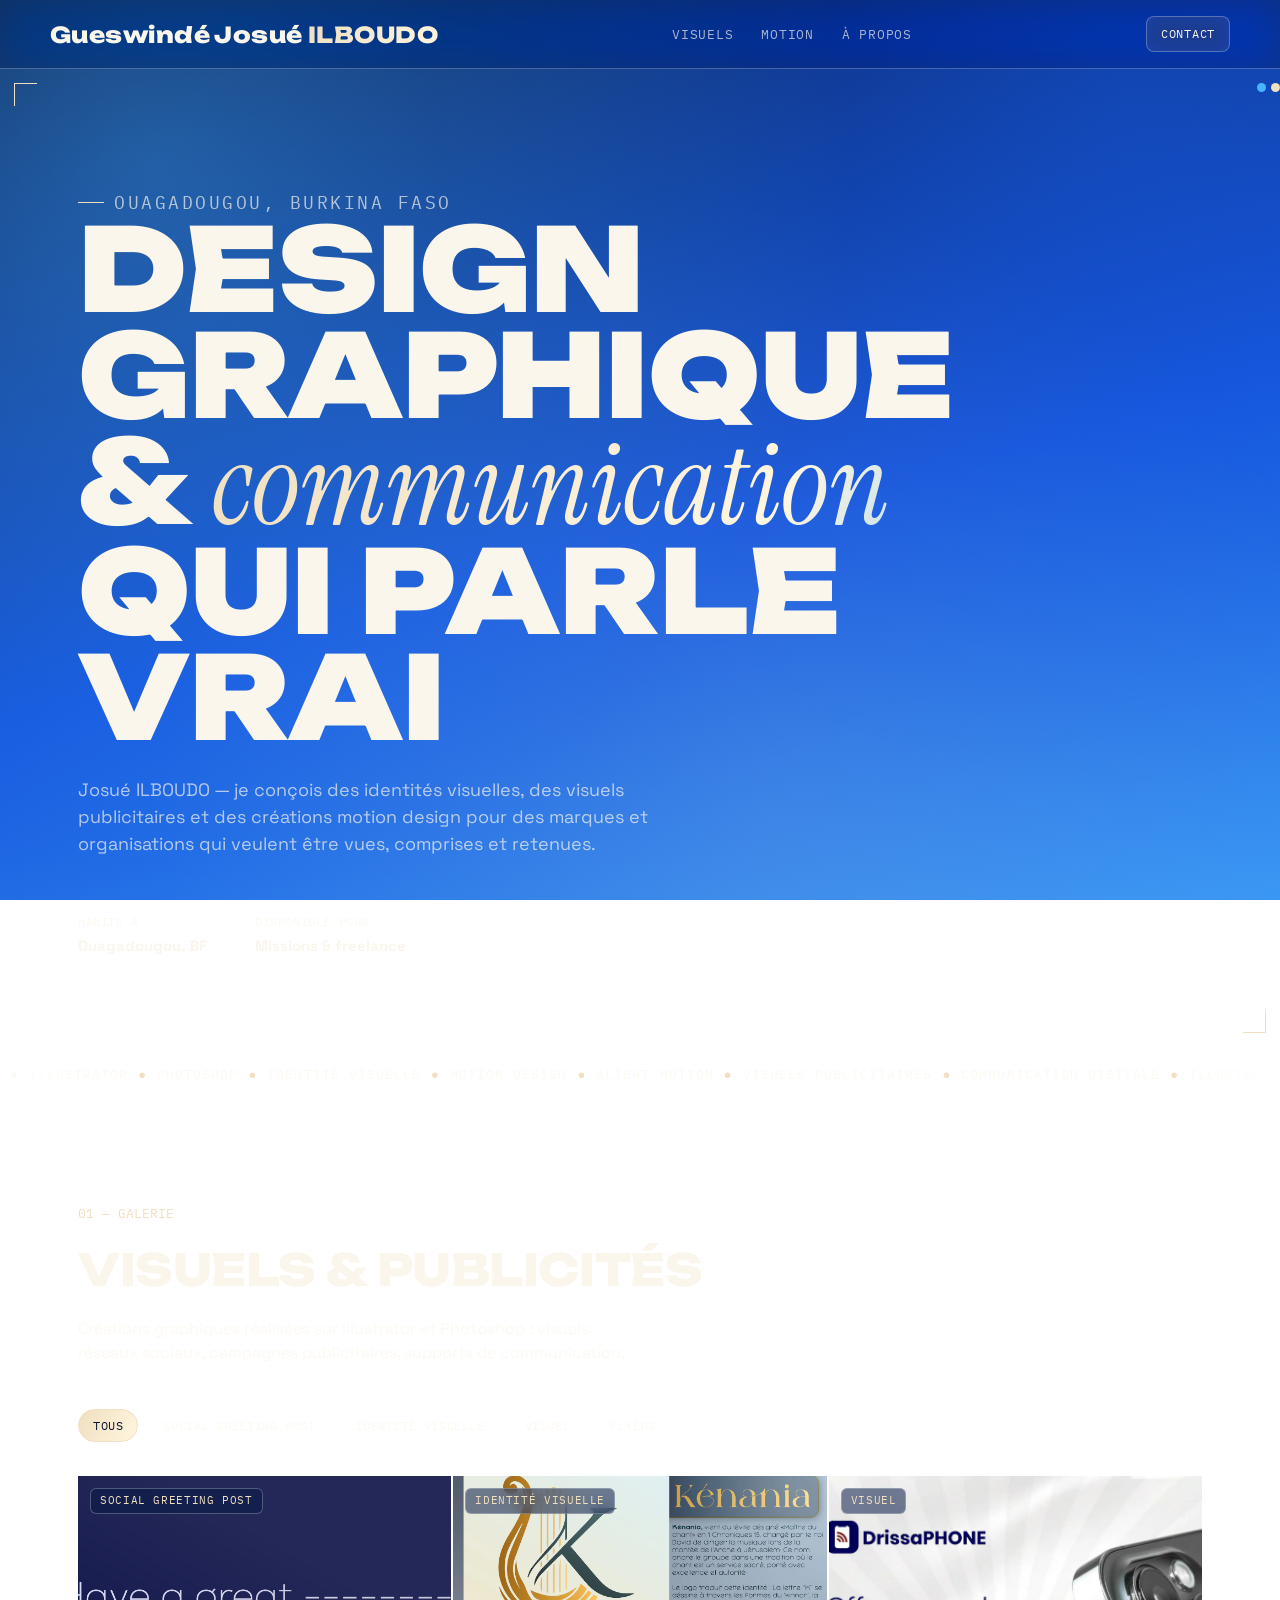
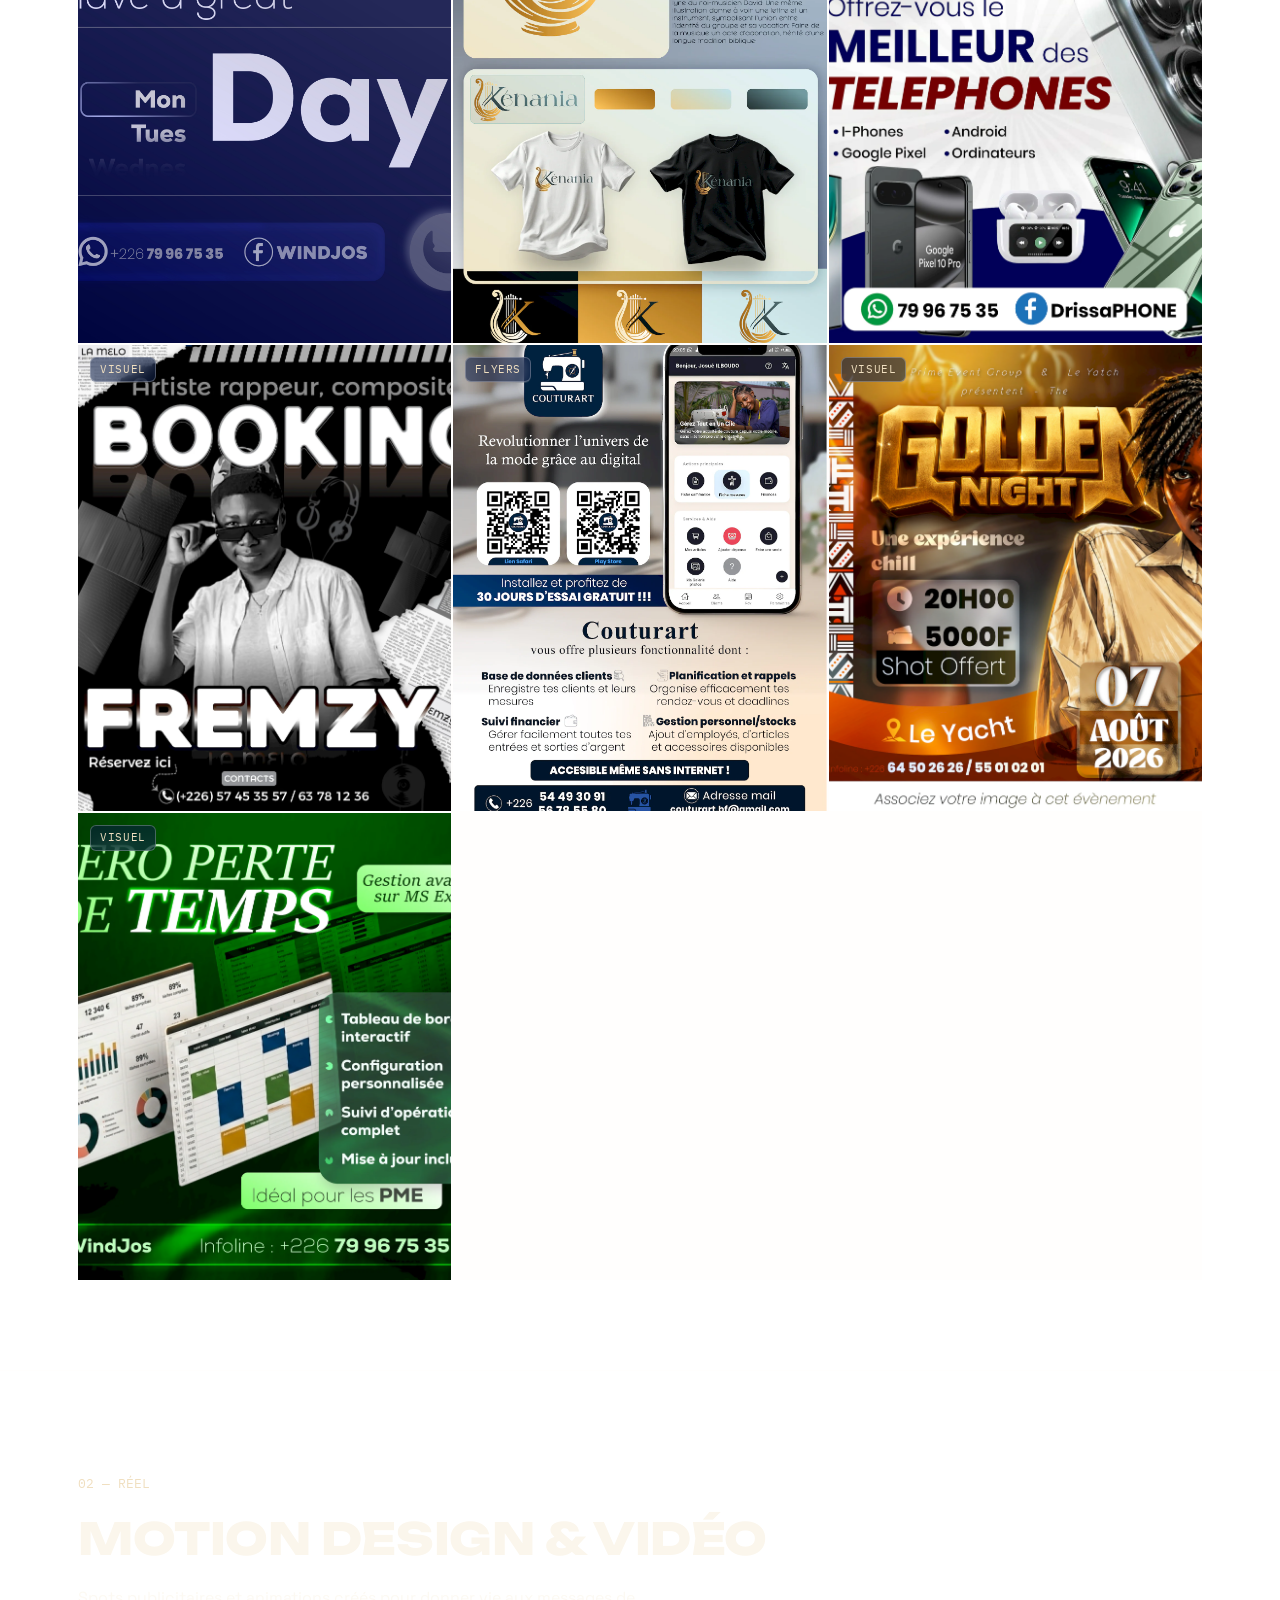
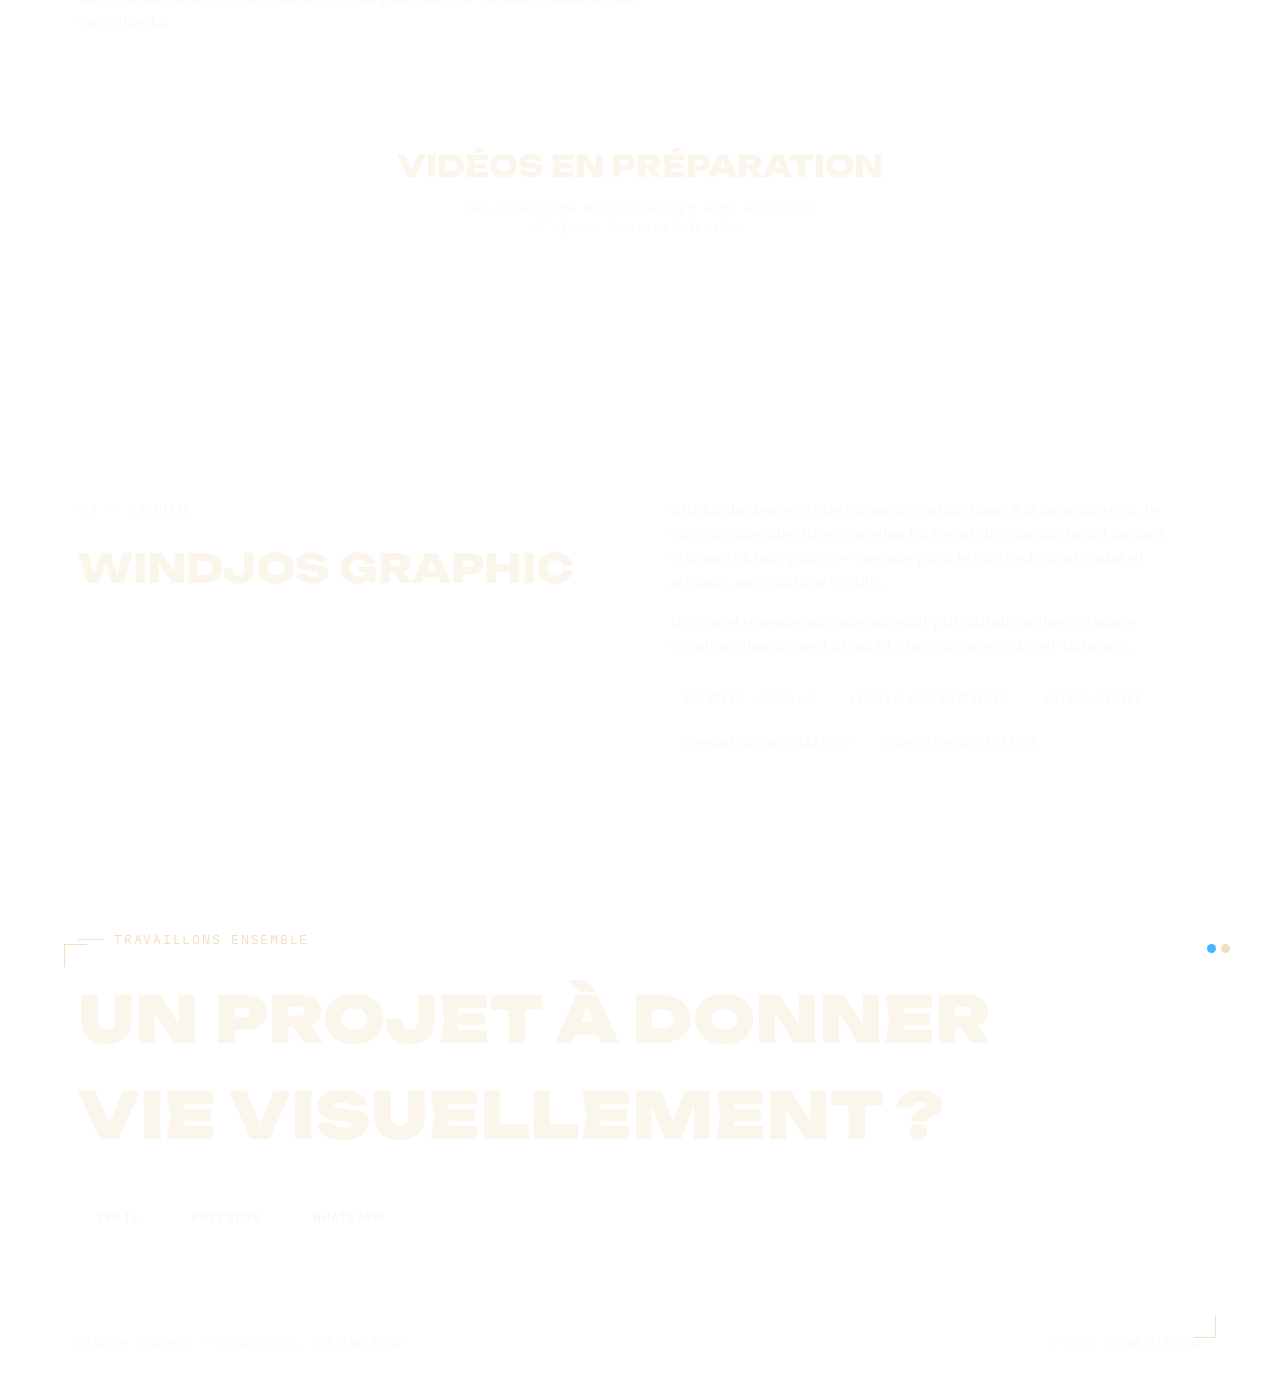
<file: index.html>
<!DOCTYPE html>
<html lang="fr">
<head>
<meta charset="UTF-8">
<meta name="viewport" content="width=device-width, initial-scale=1.0">
<title>Josué ILBOUDO — Design graphique &amp; Communication</title>
<meta name="description" content="Portfolio de Josué ILBOUDO — WindJos Graphic. Identité visuelle, visuels publicitaires, motion design.">
<link rel="stylesheet" href="assets/css/style.css">
</head>
<body>

<header>
  <nav class="nav wrap" style="padding-left:0;padding-right:0;">
    <a href="#top" class="brand">Gueswindé Josué <span>ILBOUDO</span></a>
    <ul class="nav-links">
      <li><a href="#visuels">Visuels</a></li>
      <li><a href="#motion">Motion</a></li>
      <li><a href="#apropos">À propos</a></li>
    </ul>
    <a href="#contact" class="nav-cta">Contact</a>
  </nav>
</header>

<section class="hero reg-marks" id="top">
  <div class="reg-dot"></div>
  <div class="wrap">
    <p class="eyebrow">Ouagadougou, Burkina Faso</p>
    <h1>Design graphique<br>&amp; <em>communication</em><br>qui parle vrai</h1>
    <p>Josué ILBOUDO — je conçois des identités visuelles, des visuels publicitaires et des créations motion design pour des marques et organisations qui veulent être vues, comprises et retenues.</p>
    <div class="hero-meta">
      <div>Habite à<strong>Ouagadougou, BF</strong></div>
      <div>Disponible pour<strong>Missions &amp; freelance</strong></div>
    </div>
  </div>
</section>

<div class="marquee">
  <div class="marquee-track" id="marqueeTrack">
    <span>●</span>ILLUSTRATOR<span>●</span>PHOTOSHOP<span>●</span>IDENTITÉ VISUELLE<span>●</span>MOTION DESIGN<span>●</span>ALIGHT MOTION<span>●</span>VISUELS PUBLICITAIRES<span>●</span>COMMUNICATION DIGITALE<span>●</span>
    ILLUSTRATOR<span>●</span>PHOTOSHOP<span>●</span>IDENTITÉ VISUELLE<span>●</span>MOTION DESIGN<span>●</span>ALIGHT MOTION<span>●</span>VISUELS PUBLICITAIRES<span>●</span>COMMUNICATION DIGITALE<span>●</span>
  </div>
</div>

<section class="block" id="visuels">
  <div class="wrap">
    <div class="block-head">
      <div>
        <p class="block-num">01 — GALERIE</p>
        <h2>Visuels &amp; publicités</h2>
        <p class="block-lede">Créations graphiques réalisées sur Illustrator et Photoshop : visuels réseaux sociaux, campagnes publicitaires, supports de communication.</p>
      </div>
    </div>
    <div class="filters" id="imgFilters"></div>
    <div class="grid" id="imgGrid"></div>
    <div class="empty" id="imgEmpty" style="display:none;margin-top:2px;">
      <p class="big">Galerie en préparation</p>
      <p class="small">Les visuels sont en cours d'ajout. Revenez bientôt pour découvrir les créations graphiques du studio.</p>
    </div>
  </div>
</section>

<section class="block" id="motion">
  <div class="wrap">
    <div class="block-head">
      <div>
        <p class="block-num">02 — RÉEL</p>
        <h2>Motion design &amp; vidéo</h2>
        <p class="block-lede">Spots publicitaires et animations créés pour donner vie aux messages de mes clients.</p>
      </div>
    </div>
    <div class="vgrid" id="videoGrid"></div>
    <div class="empty" id="videoEmpty" style="display:none;">
      <p class="big">Vidéos en préparation</p>
      <p class="small">Les créations motion design sont en cours d'ajout. Revenez bientôt.</p>
    </div>
  </div>
</section>

<section class="block" id="apropos" style="border-bottom:none;">
  <div class="wrap about-grid">
    <div>
      <p class="block-num">03 — STUDIO</p>
      <h2 style="font-family:var(--display);font-weight:800;text-transform:uppercase;font-size:clamp(28px,4vw,40px);margin:14px 0 0;">WindJos Graphic</h2>
    </div>
    <div>
      <p>Studio de design et de communication basé à Ouagadougou. Je conçois des identités visuelles fortes et des supports qui parlent vraiment à leur public — pensés pour le contexte burkinabè et africain, sans détour inutile.</p>
      <p>Du visuel réseaux sociaux au spot publicitaire animé, chaque création vise un seul objectif : faire comprendre et faire agir.</p>
      <ul class="skills">
        <li>Identité visuelle</li>
        <li>Visuels publicitaires</li>
        <li>Motion design</li>
        <li>Communication digitale</li>
        <li>Direction artistique</li>
      </ul>
    </div>
  </div>
</section>

<footer id="contact">
  <div class="wrap contact reg-marks">
    <div class="reg-dot"></div>
    <p class="eyebrow">Travaillons ensemble</p>
    <h2>Un projet à donner<br>vie visuellement ?</h2>
    <div class="contact-links">
      <a href="mailto:josueilboudo89@gmail.com">Email</a>
      <a href="#">Facebook</a>
      <a href="wa.me//22679967535">WhatsApp</a>
    </div>
    <div class="foot-meta">
      <span>WindJos Graphic — Ouagadougou, Burkina Faso</span>
      <span>© 2026 Josué ILBOUDO</span>
    </div>
  </div>
</footer>

<div class="lightbox" id="lightbox">
  <button class="lightbox-close" id="lightboxClose">Fermer ✕</button>
  <div id="lightboxContent"></div>
</div>

<script src="assets/js/main.js"></script>
</body>
</html>
</file>
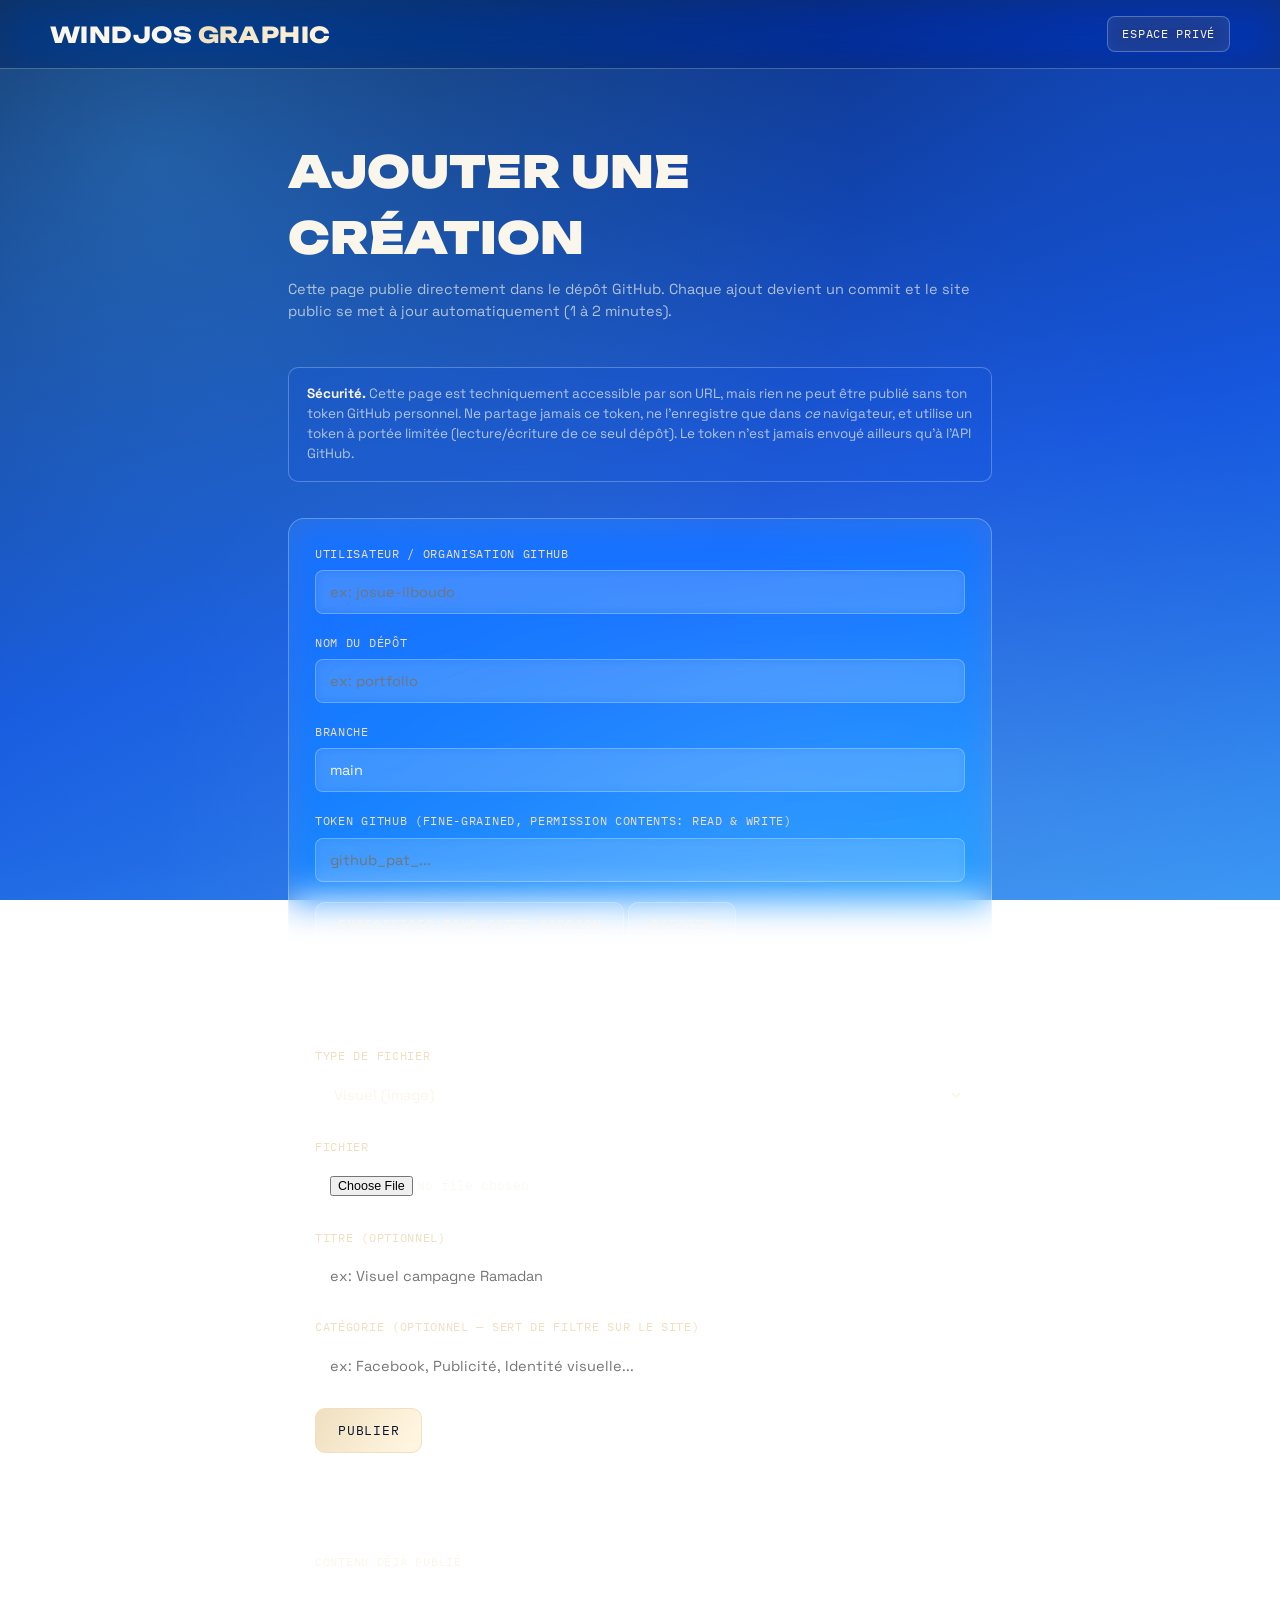
<file: admin.html>
<!DOCTYPE html>
<html lang="fr">
<head>
<meta charset="UTF-8">
<meta name="viewport" content="width=device-width, initial-scale=1.0">
<meta name="robots" content="noindex, nofollow">
<title>Espace privé — WindJos Graphic</title>
<link rel="stylesheet" href="assets/css/style.css">
</head>
<body>

<header>
  <nav class="nav wrap" style="padding-left:0;padding-right:0;">
    <a href="index.html" class="brand">WINDJOS <span>GRAPHIC</span></a>
    <span class="nav-cta" style="pointer-events:none;">Espace privé</span>
  </nav>
</header>

<div class="admin-shell">
  <h1>Ajouter une création</h1>
  <p class="admin-sub">Cette page publie directement dans le dépôt GitHub. Chaque ajout devient un commit et le site public se met à jour automatiquement (1 à 2 minutes).</p>

  <div class="warn-box">
    <strong>Sécurité.</strong> Cette page est techniquement accessible par son URL, mais rien ne peut être publié sans ton token GitHub personnel. Ne partage jamais ce token, ne l'enregistre que dans <em>ce</em> navigateur, et utilise un token à portée limitée (lecture/écriture de ce seul dépôt). Le token n'est jamais envoyé ailleurs qu'à l'API GitHub.
  </div>

  <div class="card-box">
    <div class="field">
      <label for="cfgOwner">Utilisateur / organisation GitHub</label>
      <input type="text" id="cfgOwner" placeholder="ex: josue-ilboudo">
    </div>
    <div class="field">
      <label for="cfgRepo">Nom du dépôt</label>
      <input type="text" id="cfgRepo" placeholder="ex: portfolio">
    </div>
    <div class="field">
      <label for="cfgBranch">Branche</label>
      <input type="text" id="cfgBranch" value="main">
    </div>
    <div class="field">
      <label for="cfgToken">Token GitHub (fine-grained, permission Contents: Read & write)</label>
      <input type="password" id="cfgToken" placeholder="github_pat_...">
    </div>
    <button class="btn btn-ghost" id="saveConfig">Enregistrer pour cette session</button>
    <button class="btn btn-ghost" id="clearConfig">Effacer</button>
    <div class="status" id="cfgStatus"></div>
  </div>

  <div class="card-box">
    <div class="field">
      <label for="itemType">Type de fichier</label>
      <select id="itemType">
        <option value="image">Visuel (image)</option>
        <option value="video">Vidéo / motion design</option>
      </select>
    </div>
    <div class="field">
      <label for="itemFile">Fichier</label>
      <input type="file" id="itemFile" accept="image/*,video/*">
    </div>
    <div class="field">
      <label for="itemTitle">Titre (optionnel)</label>
      <input type="text" id="itemTitle" placeholder="ex: Visuel campagne Ramadan">
    </div>
    <div class="field">
      <label for="itemCategory">Catégorie (optionnel — sert de filtre sur le site)</label>
      <input type="text" id="itemCategory" placeholder="ex: Facebook, Publicité, Identité visuelle...">
    </div>
    <button class="btn" id="publishBtn">Publier</button>
    <div class="status" id="publishStatus"></div>
  </div>

  <div class="card-box">
    <div style="font-family:var(--mono);font-size:12px;text-transform:uppercase;letter-spacing:.06em;color:var(--sage);margin-bottom:16px;">Contenu déjà publié</div>
    <div id="manifestList"></div>
    <div class="status" id="listStatus"></div>
  </div>
</div>

<script src="assets/js/admin.js"></script>
</body>
</html>
</file>
<file: assets/css/style.css>
@import url('https://fonts.googleapis.com/css2?family=Unbounded:wght@500;700;800;900&family=Instrument+Serif:ital@1&family=Space+Grotesk:wght@400;500;600&family=IBM+Plex+Mono:wght@400;500&display=swap');

:root{
  --ink:#0a1330;
  --ink-2:#0d1a3f;
  --paper:#fbf6ec;
  --paper-dim:rgba(251,246,236,0.68);
  --blue-1:#081a45;
  --blue-2:#1657de;
  --blue-3:#48b4ff;
  --beige:#f0dfc0;
  --beige-bright:#fff6e0;
  --line: rgba(251,246,236,0.14);
  --line-strong: rgba(251,246,236,0.30);
  --glass: rgba(255,255,255,0.09);
  --glass-strong: rgba(255,255,255,0.16);
  --glass-border: rgba(255,255,255,0.26);
  /* bold, flowing sans-serif — the "cursive" energy of the page lives in Unbounded's
     rounded, connected-feeling curves rather than in an actual script face */
  --display: 'Unbounded', sans-serif;
  --body: 'Space Grotesk', sans-serif;
  --mono: 'IBM Plex Mono', monospace;
  /* handwriting-flavoured serif, reserved for one or two highlighted words only */
  --accent: 'Instrument Serif', serif;
  --max: 1180px;
}

*{box-sizing:border-box;}
html{scroll-behavior:smooth;}
body{
  margin:0;
  background:
    radial-gradient(circle at 12% 18%, rgba(72,180,255,0.38), transparent 52%),
    radial-gradient(circle at 88% 12%, rgba(22,87,222,0.42), transparent 50%),
    radial-gradient(circle at 60% 90%, rgba(240,223,192,0.10), transparent 55%),
    linear-gradient(165deg, var(--blue-1) 0%, var(--blue-2) 58%, var(--blue-3) 120%);
  background-attachment:fixed;
  color:var(--paper);
  font-family:var(--body);
  font-size:16px;
  line-height:1.5;
  -webkit-font-smoothing:antialiased;
}
a{color:inherit;}
img,video{max-width:100%;display:block;}

.wrap{max-width:var(--max);margin:0 auto;padding:0 28px;}

/* ---------- fluid grid background (ambient, behind all content) ----------
   Markup: add this once, as the very first element inside <body>:
     <div class="fluid-grid" aria-hidden="true"></div>
   It is fixed/pointer-events:none/negative z-index, so it needs no other
   markup changes and sits quietly behind header, hero, sections, footer. */
.fluid-grid{
  position:fixed;
  inset:-15%;
  z-index:-1;
  pointer-events:none;
  opacity:.55;
  mix-blend-mode:screen;
  background-image:
    repeating-linear-gradient(0deg,   transparent 0 118px, var(--line-strong) 118px 119px),
    repeating-linear-gradient(90deg,  transparent 0 156px, var(--line-strong) 156px 157px),
    repeating-linear-gradient(45deg,  transparent 0 172px, rgba(72,180,255,0.20) 172px 173px),
    repeating-linear-gradient(135deg, transparent 0 148px, rgba(240,223,192,0.16) 148px 149px);
  background-position:0 0, 0 0, 0 0, 0 0;
  animation:grid-drift 52s ease-in-out infinite;
}
.fluid-grid::after{
  content:"";
  position:absolute;
  inset:0;
  background-image:
    repeating-linear-gradient(0deg,  transparent 0 71px, rgba(251,246,236,0.07) 71px 72px),
    repeating-linear-gradient(90deg, transparent 0 93px, rgba(251,246,236,0.07) 93px 94px);
  background-position:0 0, 0 0;
  animation:grid-drift-fine 37s ease-in-out infinite reverse;
}
/* irregular, non-repeating-feeling waypoints — each layer travels a
   different distance/direction so the crossings drift like a loose net,
   constantly re-forming new squares, rectangles and triangles */
@keyframes grid-drift{
  0%   { background-position: 0 0,      0 0,       0 0,      0 0; }
  22%  { background-position: 64px -36px, -48px 70px, 96px 30px, -60px -54px; }
  47%  { background-position: 118px 24px, 26px -128px, -20px 150px, 132px 18px; }
  71%  { background-position: 30px 96px, -110px -30px, -84px 24px, 44px 108px; }
  100% { background-position: 0 0,      0 0,       0 0,      0 0; }
}
@keyframes grid-drift-fine{
  0%,100%{ background-position: 0 0, 0 0; }
  50%{ background-position: -58px 42px, 42px -58px; }
}
@media (prefers-reduced-motion: reduce){
  .fluid-grid, .fluid-grid::after{ animation:none; }
}

/* ---------- crop mark corners (signature element) ---------- */
.reg-marks{position:relative;}
.reg-marks::before,
.reg-marks::after,
.reg-marks .rm-tl,
.reg-marks .rm-br{
  content:"";
  position:absolute;
  width:22px;height:22px;
  pointer-events:none;
}
.reg-marks::before{ top:14px; left:14px; border-top:1.5px solid var(--beige); border-left:1.5px solid var(--beige); }
.reg-marks::after{ bottom:14px; right:14px; border-bottom:1.5px solid var(--beige); border-right:1.5px solid var(--beige); }
.reg-dot{
  position:absolute; top:14px; right:14px;
  width:9px;height:9px;border-radius:50%;
  background:var(--blue-3);
  box-shadow:14px 0 0 var(--beige);
}

/* ---------- header ---------- */
header{
  position:sticky; top:0; z-index:50;
  background:rgba(8,26,69,0.38);
  backdrop-filter:blur(18px) saturate(160%);
  -webkit-backdrop-filter:blur(18px) saturate(160%);
  border-bottom:1px solid var(--glass-border);
}
.nav{
  display:flex; align-items:center; justify-content:space-between;
  padding:16px 28px;
}
.brand{
  font-family:var(--display);
  font-weight:800;
  font-size:22px;
  letter-spacing:0.02em;
  text-decoration:none;
}
.brand span{
  background:linear-gradient(120deg, var(--beige) 0%, var(--beige-bright) 45%, var(--blue-3) 65%, var(--beige) 100%);
  background-size:250% auto;
  -webkit-background-clip:text;
  background-clip:text;
  color:transparent;
  animation:shine 7s linear infinite;
}
.nav-links{display:flex; gap:28px; list-style:none; margin:0; padding:0;}
.nav-links a{
  font-family:var(--mono);
  font-size:12.5px;
  letter-spacing:0.06em;
  text-transform:uppercase;
  text-decoration:none;
  color:var(--paper-dim);
  border-bottom:1px solid transparent;
  padding-bottom:4px;
  transition:color .2s, border-color .2s;
}
.nav-links a:hover, .nav-links a:focus-visible{color:var(--beige); border-color:var(--beige);}
.nav-cta{
  font-family:var(--mono); font-size:12px; text-transform:uppercase; letter-spacing:.06em;
  border:1px solid var(--glass-border); background:var(--glass); backdrop-filter:blur(10px); -webkit-backdrop-filter:blur(10px);
  padding:8px 14px; text-decoration:none; border-radius:8px;
  color:var(--paper); transition:background .35s, color .2s, border-color .2s, box-shadow .2s;
}
.nav-cta:hover{
  background:linear-gradient(120deg,var(--beige),var(--beige-bright),var(--beige));
  background-size:200% 100%;
  background-position:100% 0;
  color:var(--ink); border-color:var(--beige);
  box-shadow:0 0 22px rgba(240,223,192,0.4);
}

/* ---------- hero ---------- */
.hero{
  padding:120px 28px 90px;
  border-bottom:1px solid var(--line);
  min-height:70vh;
  display:flex; flex-direction:column; justify-content:center;
}
.eyebrow{
  font-family:var(--mono); font-size:12.5px; letter-spacing:.14em; text-transform:uppercase;
  color:var(--beige); margin:0 0 22px; display:flex; align-items:center; gap:10px;
}
.eyebrow::before{content:""; width:26px; height:1px; background:var(--beige); display:inline-block;}
.hero h1{
  font-family:var(--display);
  font-weight:900;
  font-size:clamp(48px, 9vw, 118px);
  line-height:0.92;
  letter-spacing:-0.01em;
  margin:0 0 26px;
  text-transform:uppercase;
  max-width:14ch;
}
/* the one or two words wrapped in <em> break out of the bold sans and
   drop into the handwriting serif — a quiet, deliberate accent, not a shout */
.hero h1 em{
  font-family:var(--accent);
  font-style:italic;
  font-weight:400;
  text-transform:none;
  letter-spacing:0;
  background:linear-gradient(120deg, var(--beige) 0%, var(--beige-bright) 35%, var(--blue-3) 60%, var(--beige) 100%);
  background-size:250% auto;
  -webkit-background-clip:text;
  background-clip:text;
  color:transparent;
  animation:shine 6s linear infinite;
}

/* reusable utility for a highlighted word or two anywhere else in the page —
   same handwriting-serif accent, used sparingly */
.hand-accent{
  font-family:var(--accent);
  font-style:italic;
  font-weight:400;
  color:var(--beige-bright);
}
.hero p{
  max-width:52ch;
  font-size:18px;
  color:var(--paper-dim);
  margin:0;
}
.hero-meta{
  margin-top:56px; display:flex; gap:48px; flex-wrap:wrap;
}
.hero-meta div{font-family:var(--mono); font-size:12px; color:var(--paper-dim); text-transform:uppercase; letter-spacing:.05em;}
.hero-meta strong{display:block; font-family:var(--body); font-size:15px; color:var(--paper); text-transform:none; letter-spacing:0; margin-top:4px;}

@keyframes shine{
  0%{background-position:0% 50%;}
  100%{background-position:250% 50%;}
}

/* ---------- marquee slug line ---------- */
/* NB: for a seamless loop the HTML content of .marquee-track should be
   duplicated once (the same list of words printed twice back to back) */
.marquee{
  position:relative;
  border-bottom:1px solid var(--line);
  overflow:hidden;
  white-space:nowrap;
  padding:14px 0;
  background:rgba(255,255,255,0.05);
  backdrop-filter:blur(12px);
  -webkit-backdrop-filter:blur(12px);
  /* fade the strip out at both edges instead of hard-cutting the words */
  -webkit-mask-image:linear-gradient(90deg, transparent 0, #000 6%, #000 94%, transparent 100%);
  mask-image:linear-gradient(90deg, transparent 0, #000 6%, #000 94%, transparent 100%);
}
.marquee-track{
  display:inline-flex;
  align-items:baseline;
  font-family:var(--mono);
  font-size:13px;
  letter-spacing:.08em;
  text-transform:uppercase;
  color:var(--paper-dim);
  animation:scroll 32s linear infinite;
  will-change:transform;
}
.marquee:hover .marquee-track{animation-play-state:paused;}
.marquee-track span{
  color:var(--beige);
  padding:0 10px;
  display:inline-block;
  animation:tick-pulse 3.2s ease-in-out infinite;
}
/* stagger the separators so the pulse ripples through the strip
   instead of blinking all at once */
.marquee-track span:nth-child(3n+1){animation-delay:0s;}
.marquee-track span:nth-child(3n+2){animation-delay:.4s;}
.marquee-track span:nth-child(3n){animation-delay:.8s;}
@keyframes scroll{
  from{transform:translateX(0);}
  to{transform:translateX(-50%);}
}
@keyframes tick-pulse{
  0%,100%{color:var(--beige); opacity:.8;}
  50%{color:var(--blue-3); opacity:1;}
}
@media (prefers-reduced-motion: reduce){
  .marquee-track, .marquee-track span, .brand span, .hero h1 em{animation:none;}
}

/* ---------- section shell ---------- */
section.block{padding:90px 28px; border-bottom:1px solid var(--line);}
.block-head{
  display:flex; align-items:flex-end; justify-content:space-between; flex-wrap:wrap; gap:20px;
  margin-bottom:44px;
}
.block-head h2{
  font-family:var(--display); font-weight:800; text-transform:uppercase;
  font-size:clamp(30px,4vw,44px); margin:0; letter-spacing:-0.01em;
}
.block-num{font-family:var(--mono); color:var(--beige); font-size:13px;}
.block-lede{color:var(--paper-dim); max-width:56ch; margin:14px 0 0;}

/* ---------- filters ---------- */
.filters{display:flex; gap:10px; flex-wrap:wrap; margin-bottom:34px;}
.filter-btn{
  font-family:var(--mono); font-size:12px; letter-spacing:.05em; text-transform:uppercase;
  background:var(--glass); backdrop-filter:blur(10px); -webkit-backdrop-filter:blur(10px);
  border:1px solid var(--glass-border); color:var(--paper-dim);
  padding:8px 14px; cursor:pointer; transition:all .2s; border-radius:20px;
}
.filter-btn:hover{color:var(--paper); border-color:var(--paper-dim);}
.filter-btn.active{
  background:linear-gradient(120deg,var(--beige),var(--beige-bright));
  color:var(--ink); border-color:var(--beige);
}

/* ---------- gallery grid ---------- */
.grid{
  display:grid;
  grid-template-columns:repeat(3, 1fr);
  gap:2px;
  background:var(--line);
}
@media (max-width:900px){ .grid{grid-template-columns:repeat(2,1fr);} }
@media (max-width:560px){ .grid{grid-template-columns:1fr;} }

.card{
  position:relative;
  background:var(--ink-2);
  aspect-ratio:4/5;
  overflow:hidden;
  cursor:pointer;
}
.card img, .card video{
  width:100%; height:100%; object-fit:cover;
  transition:transform .5s ease;
}
.card:hover img, .card:hover video{transform:scale(1.05);}
.card-tag{
  position:absolute; top:12px; left:12px;
  font-family:var(--mono); font-size:10.5px; letter-spacing:.06em; text-transform:uppercase;
  background:rgba(8,26,69,0.55);
  backdrop-filter:blur(8px); -webkit-backdrop-filter:blur(8px);
  color:var(--beige);
  padding:4px 9px; border:1px solid var(--glass-border); border-radius:6px;
}
.card-title{
  position:absolute; left:0; right:0; bottom:0;
  padding:14px;
  background:linear-gradient(to top, rgba(8,26,69,0.92), transparent);
  font-size:13.5px;
  transform:translateY(6px); opacity:0; transition:opacity .25s, transform .25s;
}
.card:hover .card-title{opacity:1; transform:translateY(0);}

/* ---------- video grid ---------- */
.vgrid{display:grid; grid-template-columns:repeat(2,1fr); gap:24px;}
@media (max-width:760px){.vgrid{grid-template-columns:1fr;}}
.vcard{
  border:1px solid var(--glass-border);
  background:var(--glass);
  backdrop-filter:blur(16px) saturate(150%);
  -webkit-backdrop-filter:blur(16px) saturate(150%);
  border-radius:14px;
  overflow:hidden;
}
.vcard video{aspect-ratio:16/9; width:100%; background:#000;}
.vcard-info{padding:16px 18px; display:flex; justify-content:space-between; align-items:baseline; gap:12px;}
.vcard-info h3{font-family:var(--body); font-weight:500; font-size:15px; margin:0;}
.vcard-info span{font-family:var(--mono); font-size:11px; color:var(--blue-3); text-transform:uppercase;}

/* ---------- empty state ---------- */
.empty{
  border:1px dashed var(--glass-border);
  background:var(--glass);
  backdrop-filter:blur(12px); -webkit-backdrop-filter:blur(12px);
  padding:64px 28px;
  text-align:center;
  color:var(--paper-dim);
  border-radius:16px;
}
.empty p.big{
  font-family:var(--display); font-weight:800; text-transform:uppercase;
  font-size:clamp(22px,3vw,30px); color:var(--paper); margin:0 0 10px;
}
.empty p.small{font-family:var(--mono); font-size:12.5px; letter-spacing:.04em; max-width:44ch; margin:0 auto;}

/* ---------- about ---------- */
.about-grid{display:grid; grid-template-columns:1fr 1fr; gap:60px;}
@media (max-width:800px){.about-grid{grid-template-columns:1fr;}}
.about-grid p{color:var(--paper-dim); font-size:16px;}
.skills{list-style:none; margin:24px 0 0; padding:0; display:flex; flex-wrap:wrap; gap:10px;}
.skills li{
  font-family:var(--mono); font-size:12px; text-transform:uppercase; letter-spacing:.05em;
  background:var(--glass); backdrop-filter:blur(8px); -webkit-backdrop-filter:blur(8px);
  border:1px solid var(--glass-border); padding:7px 12px; color:var(--paper-dim);
  border-radius:20px;
}

/* ---------- contact / footer ---------- */
footer{padding:80px 28px 40px;}
.contact h2{
  font-family:var(--display); font-weight:900; text-transform:uppercase;
  font-size:clamp(34px,6vw,64px); margin:0 0 20px; max-width:16ch;
}
.contact-links{display:flex; flex-wrap:wrap; gap:14px; margin-top:32px;}
.contact-links a{
  font-family:var(--mono); font-size:13px; text-transform:uppercase; letter-spacing:.05em;
  text-decoration:none; background:var(--glass); backdrop-filter:blur(10px); -webkit-backdrop-filter:blur(10px);
  border:1px solid var(--glass-border); padding:12px 18px; border-radius:10px;
  transition:background .35s, color .2s, border-color .2s, box-shadow .2s;
}
.contact-links a:hover{
  background:linear-gradient(120deg,var(--beige),var(--beige-bright),var(--beige));
  background-size:200% 100%; background-position:100% 0;
  color:var(--ink); border-color:var(--beige);
  box-shadow:0 0 22px rgba(240,223,192,0.35);
}
.foot-meta{
  margin-top:70px; padding-top:24px; border-top:1px solid var(--line);
  display:flex; justify-content:space-between; flex-wrap:wrap; gap:10px;
  font-family:var(--mono); font-size:11px; color:var(--paper-dim); text-transform:uppercase; letter-spacing:.05em;
}

/* ---------- lightbox ---------- */
.lightbox{
  position:fixed; inset:0; background:rgba(4,12,32,0.86);
  backdrop-filter:blur(6px); -webkit-backdrop-filter:blur(6px);
  display:none; align-items:center; justify-content:center; z-index:100; padding:40px;
}
.lightbox.open{display:flex;}
.lightbox img, .lightbox video{max-height:86vh; max-width:88vw; border-radius:10px; box-shadow:0 20px 60px rgba(0,0,0,.5);}
.lightbox-close{
  position:absolute; top:24px; right:28px;
  font-family:var(--mono); font-size:13px; text-transform:uppercase; letter-spacing:.06em;
  background:var(--glass); backdrop-filter:blur(10px); -webkit-backdrop-filter:blur(10px);
  border:1px solid var(--glass-border); color:var(--paper);
  padding:8px 14px; cursor:pointer; border-radius:8px;
}
.lightbox-close:hover{border-color:var(--beige); color:var(--beige);}

/* ---------- focus ---------- */
a:focus-visible, button:focus-visible, input:focus-visible, textarea:focus-visible, select:focus-visible{
  outline:2px solid var(--beige); outline-offset:2px;
}

/* ---------- admin ---------- */
.admin-shell{max-width:760px; margin:0 auto; padding:70px 28px 100px;}
.admin-shell h1{font-family:var(--display); font-weight:900; text-transform:uppercase; font-size:clamp(30px,5vw,44px); margin:0 0 8px;}
.admin-sub{color:var(--paper-dim); margin:0 0 44px; font-size:14.5px;}
.field{margin-bottom:20px;}
.field label{display:block; font-family:var(--mono); font-size:11.5px; text-transform:uppercase; letter-spacing:.06em; color:var(--beige); margin-bottom:8px;}
.field input[type="text"], .field input[type="password"], .field select, .field textarea{
  width:100%; background:var(--glass); backdrop-filter:blur(6px); -webkit-backdrop-filter:blur(6px);
  border:1px solid var(--glass-border); color:var(--paper);
  padding:12px 14px; font-family:var(--body); font-size:14.5px; border-radius:8px;
}
.field input[type="file"]{
  width:100%; background:var(--glass); border:1px solid var(--glass-border); color:var(--paper-dim);
  padding:12px 14px; font-family:var(--mono); font-size:12.5px; border-radius:8px;
}
.field textarea{resize:vertical; min-height:70px;}
.btn{
  font-family:var(--mono); font-size:13px; text-transform:uppercase; letter-spacing:.06em;
  background:linear-gradient(120deg,var(--beige),var(--beige-bright),var(--beige));
  background-size:200% 100%;
  color:var(--ink); border:1px solid var(--beige);
  padding:13px 22px; cursor:pointer; border-radius:10px;
  transition:background-position .5s ease, box-shadow .2s, opacity .2s;
}
.btn:hover{background-position:100% 0; box-shadow:0 0 22px rgba(240,223,192,0.4);}
.btn:disabled{opacity:.4; cursor:not-allowed;}
.btn-ghost{
  background:var(--glass); backdrop-filter:blur(8px); -webkit-backdrop-filter:blur(8px);
  color:var(--paper); border:1px solid var(--glass-border);
}
.card-box{
  border:1px solid var(--glass-border);
  background:var(--glass);
  backdrop-filter:blur(18px) saturate(160%); -webkit-backdrop-filter:blur(18px) saturate(160%);
  padding:26px; margin-bottom:32px; border-radius:16px;
}
.status{font-family:var(--mono); font-size:12.5px; margin-top:14px; white-space:pre-wrap;}
.status.ok{color:var(--blue-3);}
.status.err{color:#d9765a;}
.status.pending{color:var(--beige);}
.manifest-row{
  display:flex; justify-content:space-between; align-items:center; gap:12px;
  padding:12px 0; border-bottom:1px solid var(--line); font-size:13.5px;
}
.manifest-row span.meta{font-family:var(--mono); font-size:11px; color:var(--paper-dim); text-transform:uppercase;}
.warn-box{
  border:1px solid var(--glass-border);
  background:rgba(22,87,222,0.20);
  backdrop-filter:blur(10px); -webkit-backdrop-filter:blur(10px);
  padding:16px 18px; font-size:13.5px; color:var(--paper-dim); margin-bottom:36px; border-radius:10px;
}
.warn-box strong{color:var(--paper);}
</file>
